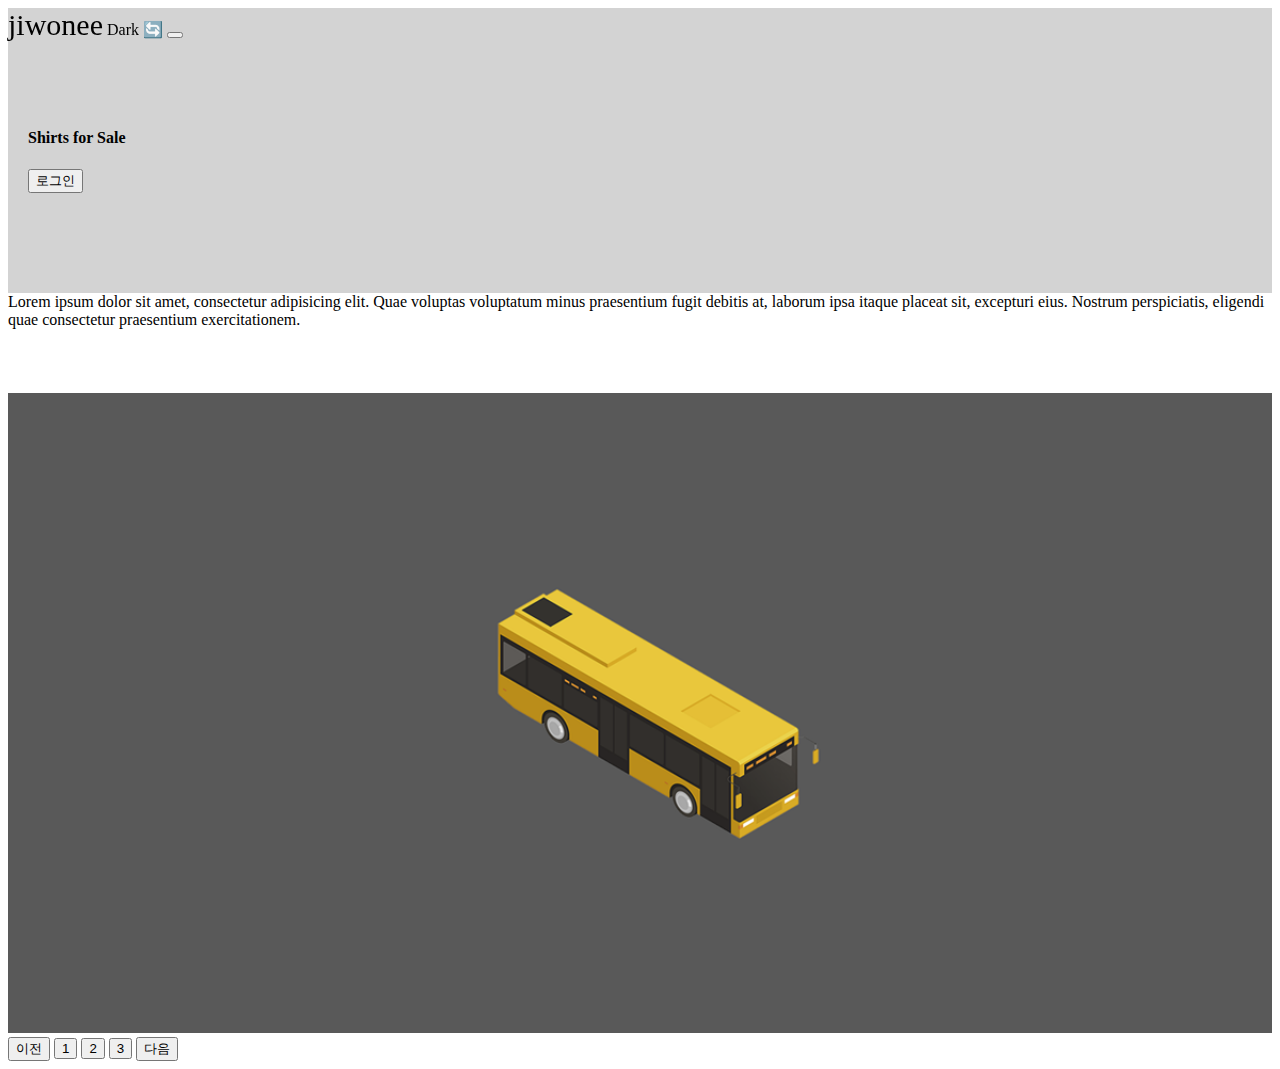
<file: index.html>
<!DOCTYPE html>
<html lang="en">
  <head>
    <meta charset="utf-8" />
    <meta name="viewport" content="width=device-width, initial-scale=1" />
    <title>Bootstrap demo</title>
    <link
      href="https://cdn.jsdelivr.net/npm/bootstrap@5.3.1/dist/css/bootstrap.min.css"
      rel="stylesheet"
      integrity="sha384-4bw+/aepP/YC94hEpVNVgiZdgIC5+VKNBQNGCHeKRQN+PtmoHDEXuppvnDJzQIu9"
      crossorigin="anonymous"
    />
    <link href="main.css" rel="stylesheet" />
    <script
      src="https://cdnjs.cloudflare.com/ajax/libs/jquery/3.6.0/jquery.min.js"
      integrity="sha512-894YE6QWD5I59HgZOGReFYm4dnWc1Qt5NtvYSaNcOP+u1T9qYdvdihz0PPSiiqn/+/3e7Jo4EaG7TubfWGUrMQ=="
      crossorigin="anonymous"
      referrerpolicy="no-referrer"
    ></script>
  </head>
  <body>
    <div style="width: 100%">
      <div class="black-bg">
        <div class="white-bg">
          <h4>로그인하세요</h4>

          <form action="success.html">
            <div class="my-3">
              <input type="text" id="email" class="form-control" />
            </div>
            <div class="my-3">
              <input type="password" id="pw" class="form-control" />
              <p class="textholder">6자리 이상 입력하세요</p>
            </div>
            <button type="submit" id="submit" class="btn btn-primary">
              전송
            </button>
            <button type="button" class="btn btn-danger" id="close">
              닫기
            </button>
          </form>
        </div>
      </div>

      <nav class="navbar navbar-light bg-light">
        <div class="container-fluid">
          <span class="navbar-brand">jiwonee</span>
          <span class="badge ms-auto mx-3 bg-dark">Dark 🔄</span>
          <button class="navbar-toggler" type="button">
            <span class="navbar-toggler-icon"></span>
          </button>
        </div>
        <div
          class="progress-bar"
          style="width: 100%; height: 3px; background: gray; display: none"
        ></div>
      </nav>

      <div class="main-bg">
        <h4>Shirts for Sale</h4>
        <button id="login" class="btn btn-danger">로그인</button>
      </div>
      <div class="lorem" style="width: 100%; height: 100px; overflow-y: scroll">
        Lorem ipsum dolor sit amet, consectetur adipisicing elit. Quae voluptas
        voluptatum minus praesentium fugit debitis at, laborum ipsa itaque
        placeat sit, excepturi eius. Nostrum perspiciatis, eligendi quae
        consectetur praesentium exercitationem.
      </div>

      <ul class="list-group">
        <li class="list-group-item">An item</li>
        <li class="list-group-item">A second item</li>
        <li class="list-group-item">A third item</li>
        <li class="list-group-item">A fourth item</li>
        <li class="list-group-item">And a fifth one</li>
      </ul>

      <!-- <div class="alert alert-danger">
        <span id="time">5</span> 이내 구매시 사은품 증정
      </div> -->
      <div style="overflow: hidden">
        <div class="slide-container">
          <div class="slide-box">
            <img src="car1.png" draggable="false" />
          </div>
          <div class="slide-box">
            <img src="car2.png" />
          </div>
          <div class="slide-box">
            <img src="car3.png" />
          </div>
        </div>
      </div>
      <button class="prev">이전</button>
      <button class="slide-1">1</button>
      <button class="slide-2">2</button>
      <button class="slide-3">3</button>
      <button class="next">다음</button>
    </div>
    <script>
      let isClick = false;
      let startpoint = 0;
      let moving = 0;
      $(".slide-box")
        .eq(0)
        .on("mousedown", function (e) {
          startpoint = e.clientX;

          isClick = true;
        });
      $(".slide-box")
        .eq(0)
        .on("mousemove", function (e) {
          if (isClick) {
            moving = startpoint - e.clientX;
            $(".slide-container").css("transform", `translateX(-${moving}px)`);
          }
        });
      $(".slide-box")
        .eq(0)
        .on("mouseup", function () {
          isClick = false;
          if (moving >= 100) {
            $(".slide-container")
              .css("transform", `translateX(-100vw)`)
              .css("transition", "all 1s");
          } else {
            $(".slide-container")
              .css("transform", `translateX(0)`)
              .css("transition", "all 1s");
          }
          setTimeout(() => {
            $(".slide-container").css("transition", "none");
          }, 1000);
        });

      $(".black-bg").on("click", function (e) {
        if (e.target == $(".black-bg")[0]) {
          $(".black-bg").removeClass("show-modal");
        }
      });

      //진행바 스크롤
      $(window).on("scroll", function () {
        $(".progress-bar").css("display", "block");
        let scrollTop = $(window).scrollTop();
        let windowHeight = $(window).height(); // 내가 보이는 화면의 높이
        let documentHeight = $(document).height(); // 전체 페이지의 높이
        // 스크롤 위치에 따라 진행바의 너비를 계산
        let scrollPercentage =
          (scrollTop / (documentHeight - windowHeight)) * 100;

        // 진행바의 너비 설정
        $(".progress-bar").css("width", scrollPercentage + "%");
      });

      // 회원약관 스크롤
      let isAlertShown = false;

      $(".lorem").on("scroll", function () {
        let myscroll = document.querySelector(".lorem").scrollTop;
        let height = document.querySelector(".lorem").scrollHeight;
        let realheight = document.querySelector(".lorem").clientHeight;

        // div의 스크롤바 내린 양 == div의 실제 높이
        if (myscroll + realheight > height - 10 && !isAlertShown) {
          alert("다읽음 ");
          isAlertShown = true;
        } else if (myscroll + realheight < height) {
          isAlertShown = false;
        }
      });

      // $(window).on('scroll',function(){
      //     console.log($(window).scrollTop())
      // })

      $(window).on("scroll", function () {
        if ($(window).scrollTop() >= 100) {
          $(".navbar-brand").css("fontSize", "20px");
        } else {
          $(".navbar-brand").css("fontSize", "25px");
        }
      });

      // 캐러셀
      let counts = 0;
      $(".slide-1").on("click", function () {
        $(".slide-container").css("transform", "translateX(0vw)");
      });
      $(".slide-2").on("click", function () {
        counts = 1;
        $(".slide-container").css("transform", "translateX(-100vw)");
      });
      $(".slide-3").on("click", function () {
        counts = 2;
        $(".slide-container").css("transform", "translateX(-200vw)");
      });

      $(".next").on("click", function () {
        console.log(counts);
        counts++;
        $(".slide-container").css("transform", `translateX(-${counts}00vw)`);
      });
      $(".prev").on("click", function () {
        console.log(counts);
        counts--;
        $(".slide-container").css("transform", `translateX(-${counts}00vw)`);
      });

      // 5초 후 창 사라지도록하기 , 실시간으로 초 변경
      let time = 5;
      setInterval(function () {
        if (time > 0) {
          time--;
          $("#time").html(time);
        }
        if (time == 0) {
          $(".alert").hide();
        }
      }, 1000);

      //x초후 코드 실행
      // setTimeout(function(){
      //     $('.alert').hide()}
      //     ,5000)

      //다크모드 버튼 구현

      let count = 0;

      $(".badge").on("click", function () {
        count++;
        $("body").toggleClass("dark");
      });

      // 비밀번호 6자리 이상인지 검사
      document.getElementById("pw").addEventListener("input", function () {
        const password = $("#pw").val();
        const textholder = $(".textholder");

        if (password === "" || password.length > 6) {
          textholder.hide();
        } else if (password.length < 6) {
          textholder.show();
        }
      });

      // input 공백 검사
      $("#submit").on("click", function (e) {
        let emailInput = $("#email").val();
        let pwInput = $("#pw").val();
        console.log(emailInput);
        if (emailInput === "") {
          alert("아이디를 입력하세요");
          e.preventDefault();
        } else if (pwInput === "") {
          alert("비밀번호를 입력하세요");
          e.preventDefault();
        } else if (pwInput.length < 6) {
          alert("비밀번호를 6자리 이상 입력하세요");
          e.preventDefault();
        }
      });
      //형식 검사
      $("form").on("submit", function (e) {
        let emailInput = $("#email").val();
        let pwInput = $("#pw").val();
        if (!/\S+@\S+\.\S+/.test(emailInput)) {
          alert("이메일 형식을 올바르게 입력하세요");
          e.preventDefault();
        } else if (/[A-Z]/.test(pwInput)) {
          alert("대문자를 입력하지 마세요");
          e.preventDefault();
        }
      });

      // 로그인 버튼, 닫기 버튼 구현
      $("#login").on("click", function () {
        $(".black-bg").addClass("show-modal");
      });
      $("#close").on("click", function () {
        $(".black-bg").removeClass("show-modal");
      });

      $(".navbar-toggler").on("click", function () {
        $(".list-group").toggleClass("show");
      });
    </script>
    <script
      src="https://cdn.jsdelivr.net/npm/bootstrap@5.3.1/dist/js/bootstrap.bundle.min.js"
      integrity="sha384-HwwvtgBNo3bZJJLYd8oVXjrBZt8cqVSpeBNS5n7C8IVInixGAoxmnlMuBnhbgrkm"
      crossorigin="anonymous"
    ></script>
  </body>
</html>
</file>
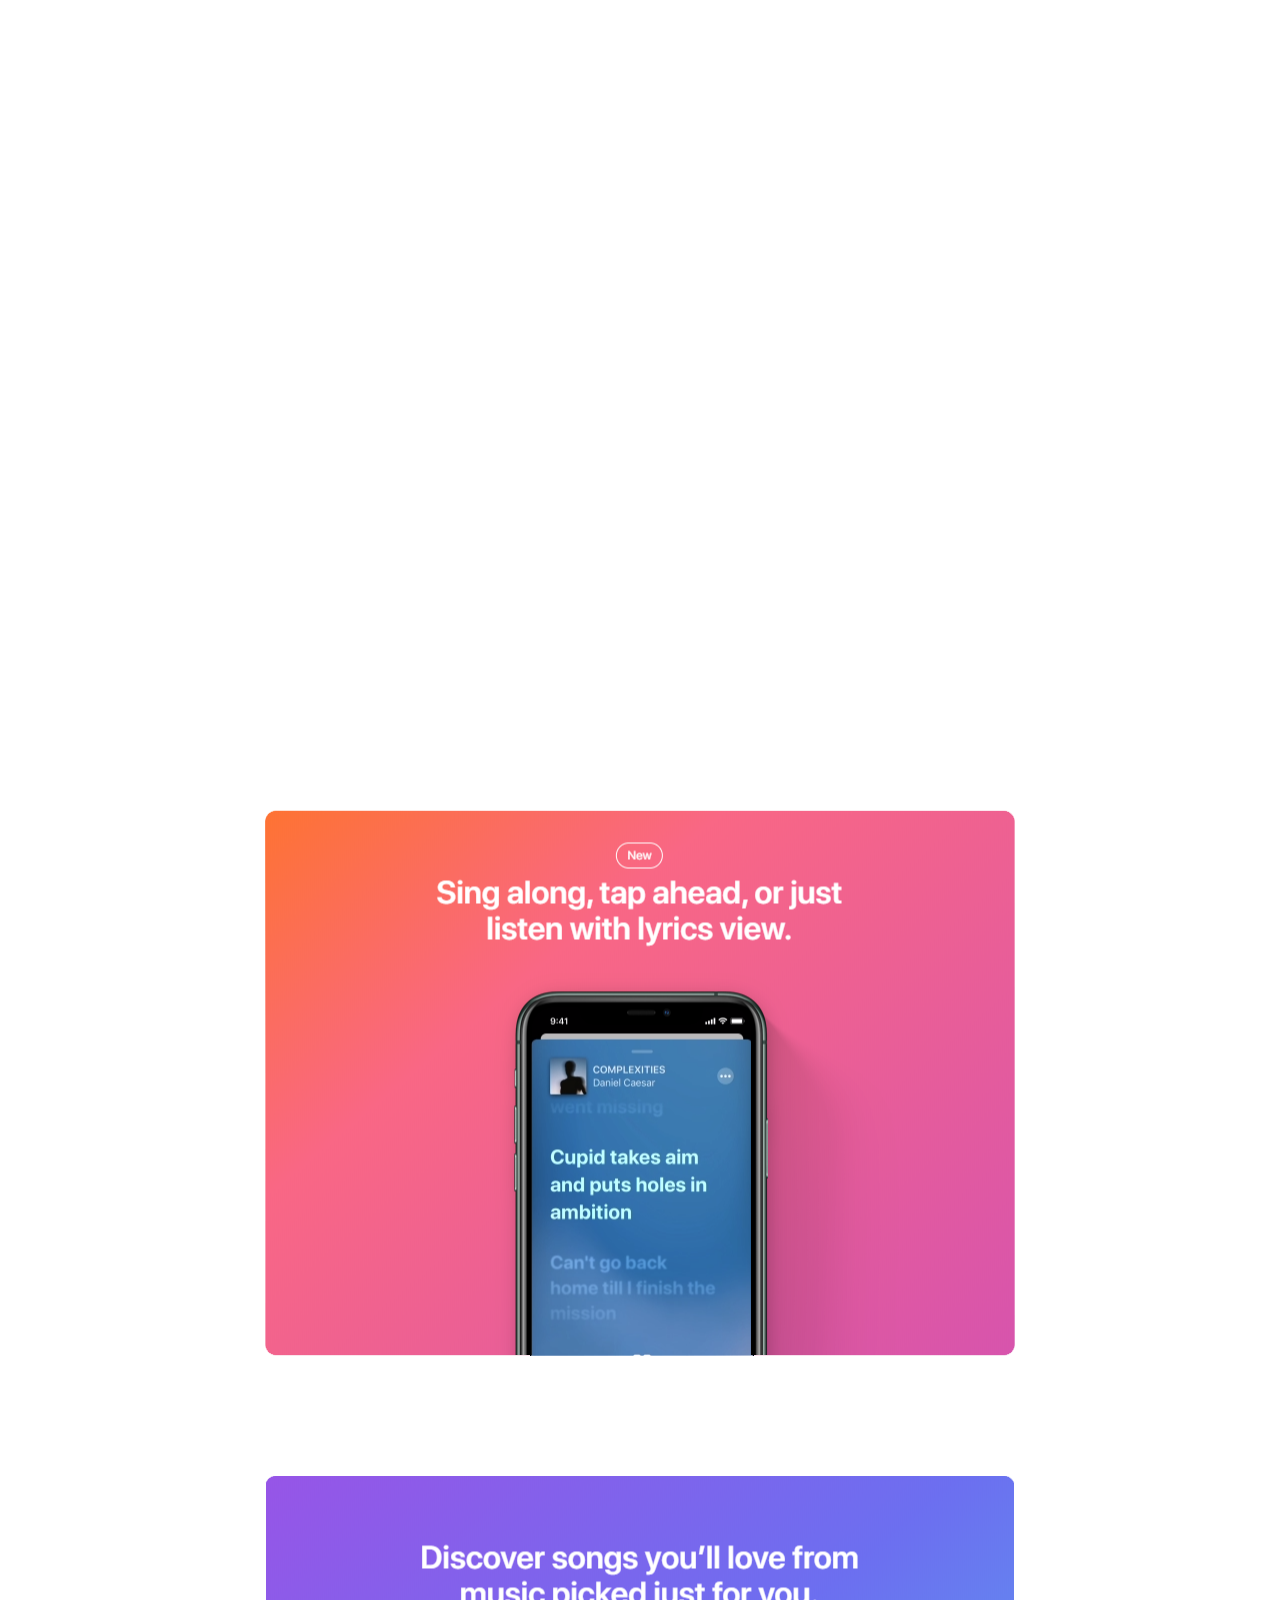
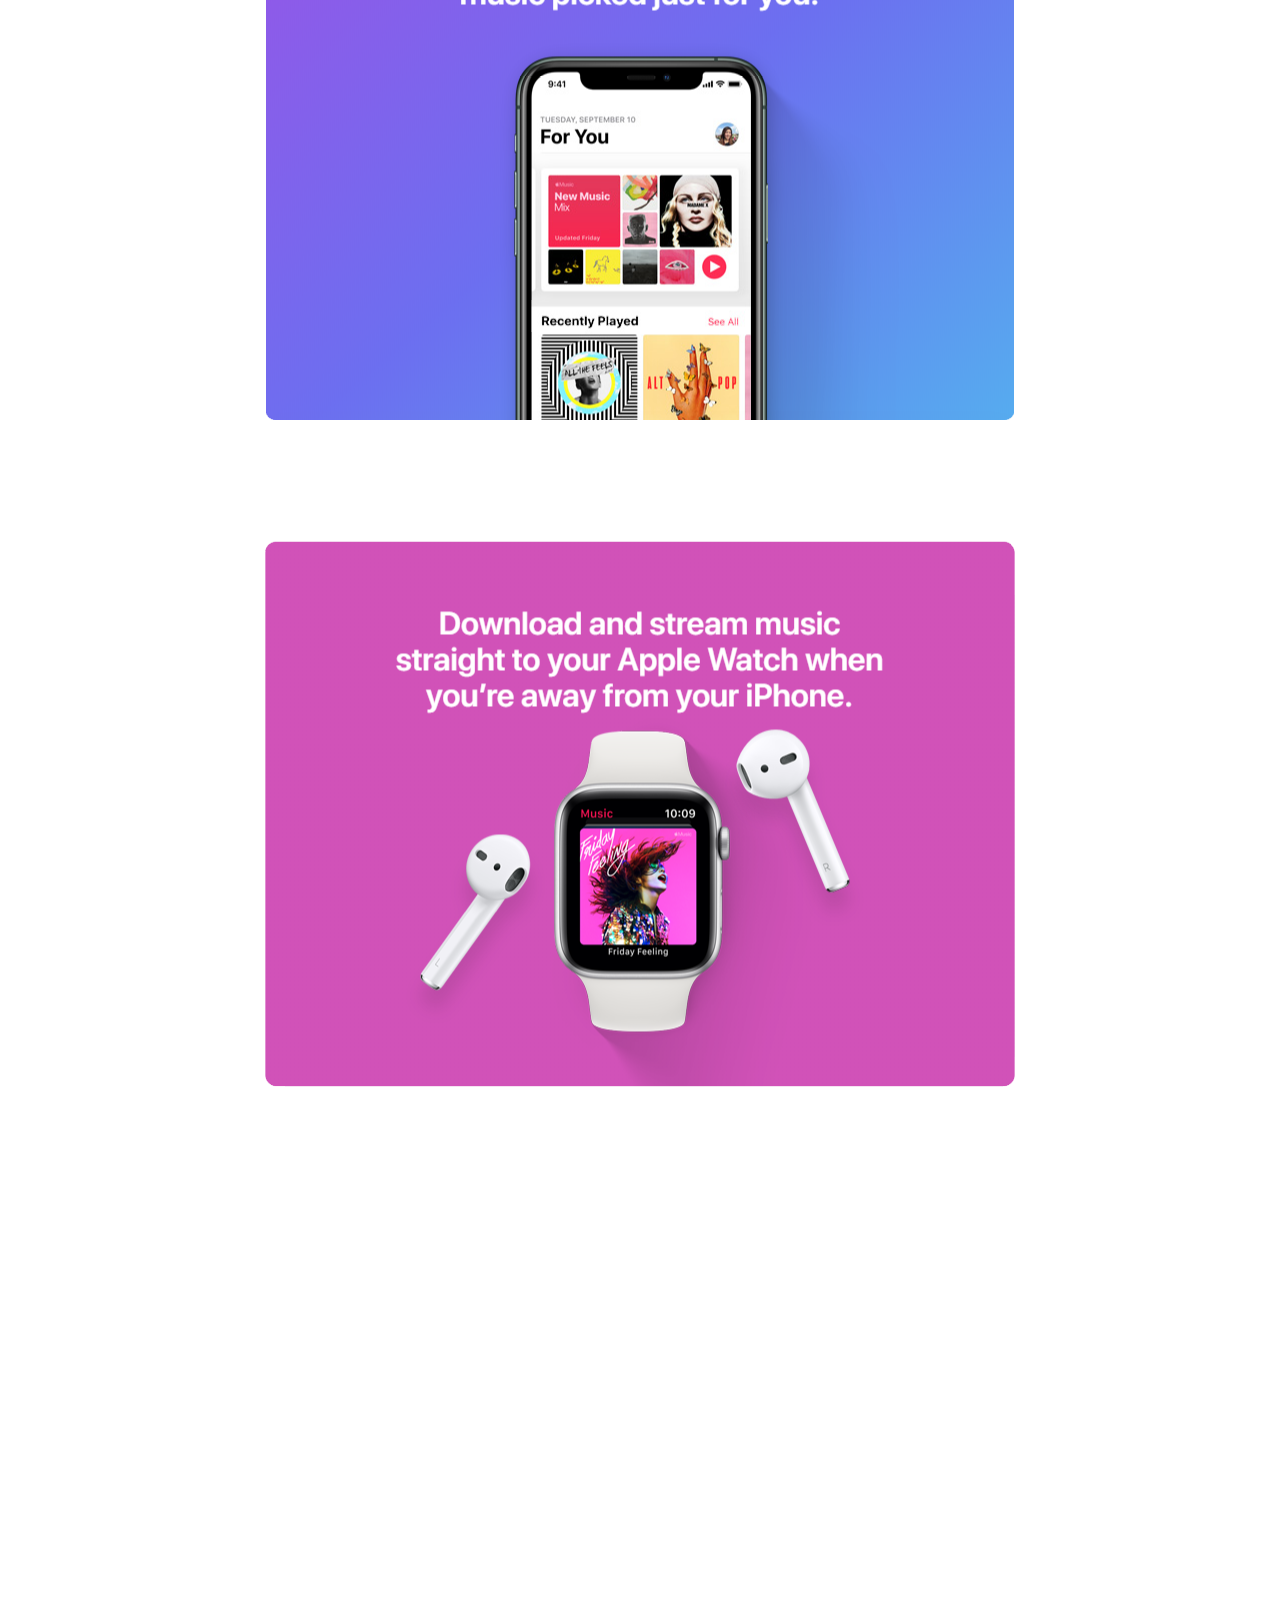
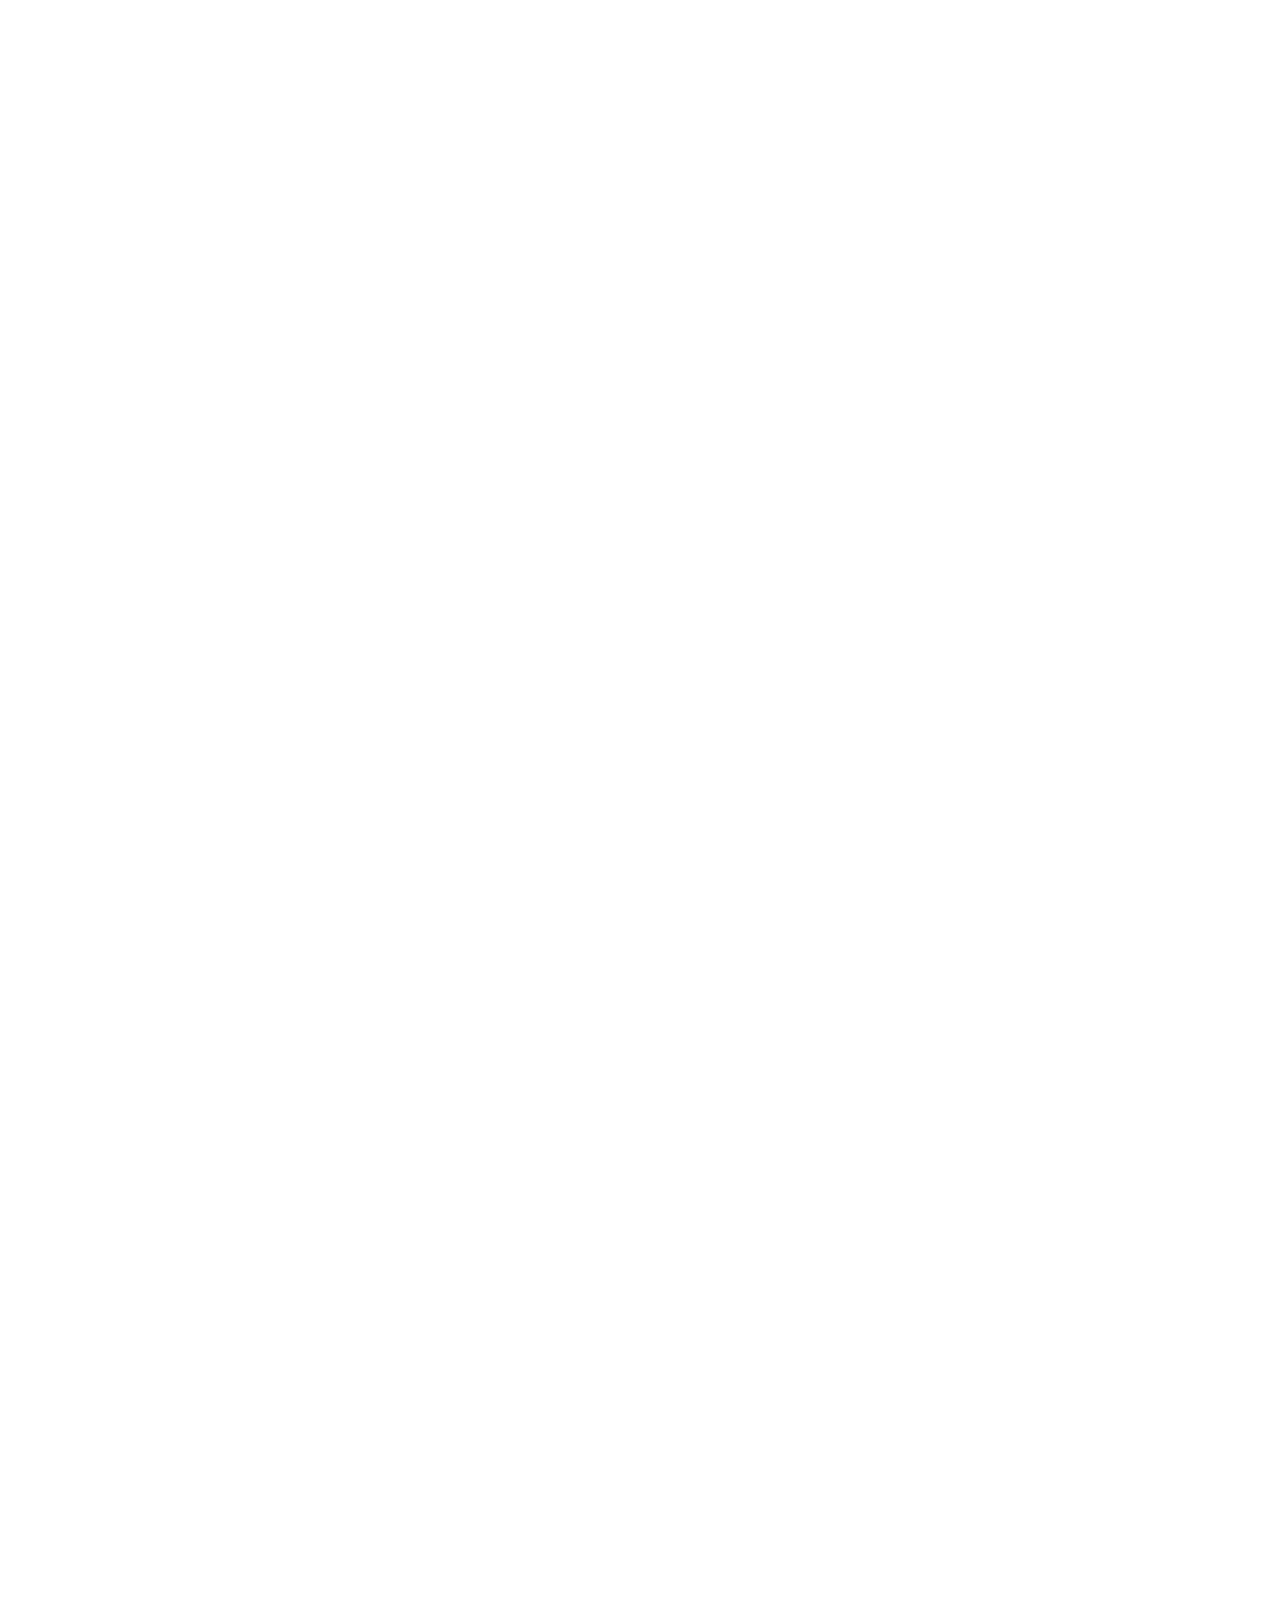
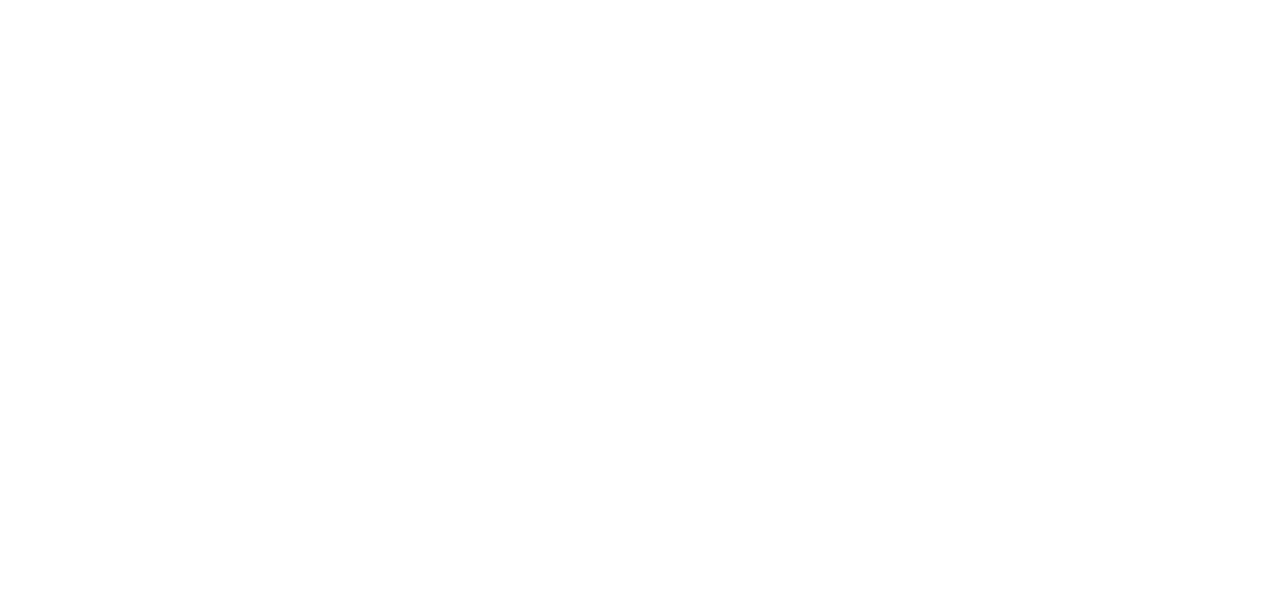
<file: card.html>
<!DOCTYPE html>
<html lang="en">
  <head>
    <meta charset="UTF-8" />
    <meta name="viewport" content="width=device-width, initial-scale=1.0" />
    <title>Document</title>
    <link
      href="https://cdn.jsdelivr.net/npm/bootstrap@5.3.1/dist/css/bootstrap.min.css"
      rel="stylesheet"
      integrity="sha384-4bw+/aepP/YC94hEpVNVgiZdgIC5+VKNBQNGCHeKRQN+PtmoHDEXuppvnDJzQIu9"
      crossorigin="anonymous"
    />
    <link href="card.css" rel="stylesheet" />
    <script
      src="https://cdnjs.cloudflare.com/ajax/libs/jquery/3.6.0/jquery.min.js"
      integrity="sha512-894YE6QWD5I59HgZOGReFYm4dnWc1Qt5NtvYSaNcOP+u1T9qYdvdihz0PPSiiqn/+/3e7Jo4EaG7TubfWGUrMQ=="
      crossorigin="anonymous"
      referrerpolicy="no-referrer"
    ></script>
  </head>
  <body>
    <div
      class="progress-bar"
      style="width: 100%; height: 3px; background: gray; display: none"
    ></div>
    <div class="card-background">
      <div class="card-box">
        <img src="card1.png" />
      </div>
      <div class="card-box">
        <img src="card2.png" />
      </div>
      <div class="card-box">
        <img src="card3.png" />
      </div>
    </div>

    <script>
      $(window).scroll(function () {
        let scrollTop = $(window).scrollTop();
        console.log(scrollTop);
        let startscroll1 = 700;
        let endscroll1 = 1100;
        let startscroll2 = 1100;
        let endscroll2 = 1700;
        let height1 = (scrollTop - startscroll1) / (endscroll1 - startscroll1);
        let height2 = (scrollTop - startscroll2) / (endscroll2 - startscroll2);

        $(".card-box")
          .eq(0)
          .css("opacity", 1 - height1);

        $(".card-box")
          .eq(1)
          .css("opacity", 1 - height2);

        let startscroll3 = 700;
        let endscroll3 = 900;
        let startscroll4 = 1000;
        let endscroll4 = 1600;

        let rescale1 =
          1 + ((scrollTop - startscroll3) * -0.1) / (endscroll3 - startscroll3);
        let rescale2 =
          1 + ((scrollTop - startscroll4) * -0.1) / (endscroll4 - startscroll4);
        if (scrollTop >= 750) {
          $(".card-box").eq(0).css("transform", `scale( ${rescale1} )`);
        }

        $(".card-box").eq(1).css("transform", `scale( ${rescale2} )`);
      });
      //  615-865 755

      $(window).on("scroll", function () {
        $(".progress-bar").css("display", "block");
        let scrollTop = $(window).scrollTop();
        let windowHeight = $(window).height(); // 내가 보이는 화면의 높이
        let documentHeight = $(document).height(); // 전체 페이지의 높이
        //console.log(scrollTop / (documentHeight - windowHeight));
        // 스크롤 위치에 따라 진행바의 너비를 계산
        let scrollPercentage =
          (scrollTop / (documentHeight - windowHeight)) * 100;
        // 진행바의 너비 설정
        $(".progress-bar").css("width", scrollPercentage + "%");
      });
    </script>
  </body>
</html>
</file>
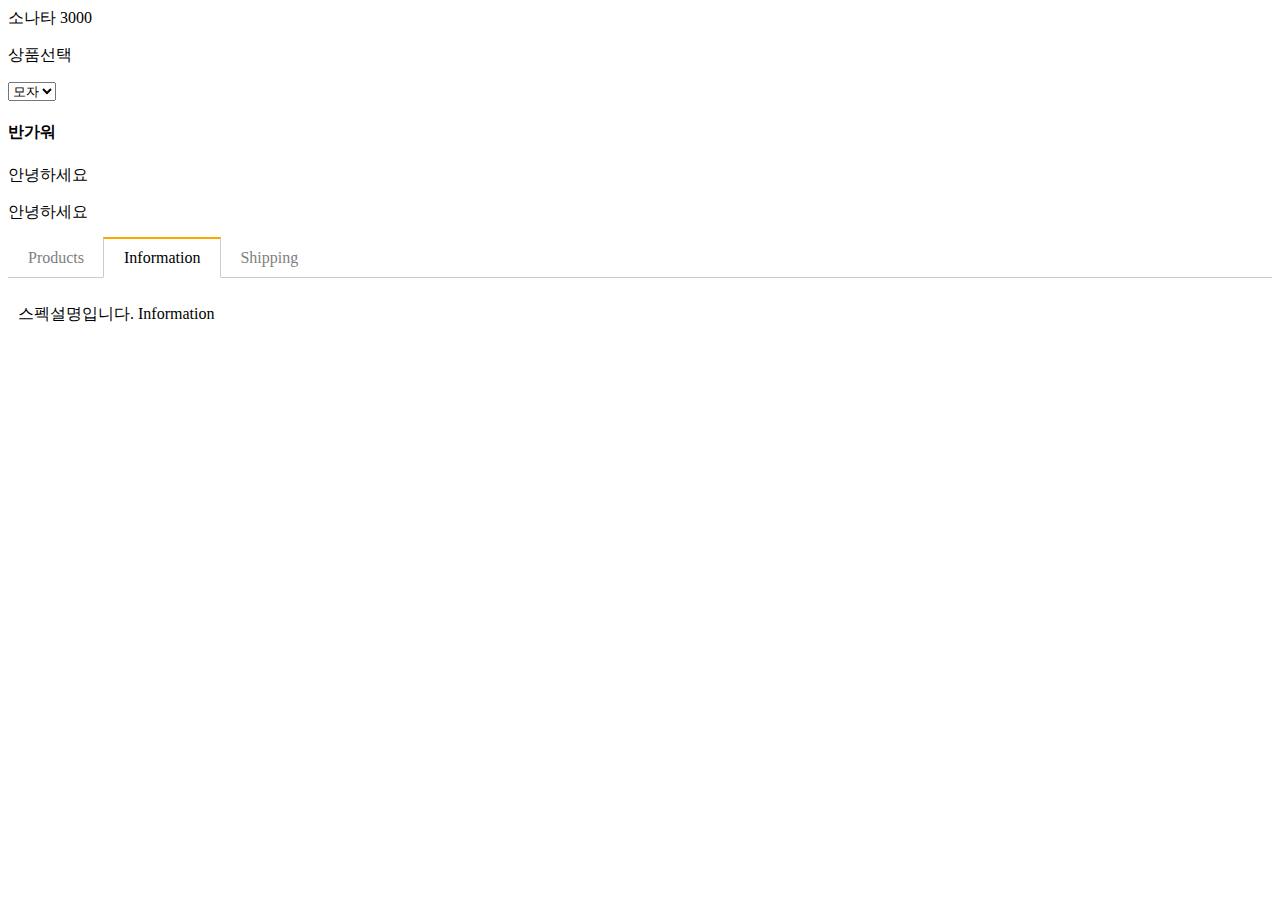
<file: detail.html>
<!DOCTYPE html>
<html lang="en">
  <head>
    <meta charset="utf-8" />
    <meta name="viewport" content="width=device-width, initial-scale=1" />
    <title>Bootstrap demo</title>
    <link
      href="https://cdn.jsdelivr.net/npm/bootstrap@5.3.1/dist/css/bootstrap.min.css"
      rel="stylesheet"
      integrity="sha384-4bw+/aepP/YC94hEpVNVgiZdgIC5+VKNBQNGCHeKRQN+PtmoHDEXuppvnDJzQIu9"
      crossorigin="anonymous"
    />
    <link href="detail.css" rel="stylesheet" />
    <script
      src="https://cdnjs.cloudflare.com/ajax/libs/jquery/3.6.0/jquery.min.js"
      integrity="sha512-894YE6QWD5I59HgZOGReFYm4dnWc1Qt5NtvYSaNcOP+u1T9qYdvdihz0PPSiiqn/+/3e7Jo4EaG7TubfWGUrMQ=="
      crossorigin="anonymous"
      referrerpolicy="no-referrer"
    ></script>
  </head>
  <body>
    <div class="container mt-3">
      <div class="card p-3">
        <span class="name">상품명</span>
        <span class="price">가격</span>
      </div>
    </div>
    <form class="container my-5 form-group">
      <p>상품선택</p>
      <select class="form-select mt-2">
        <option>모자</option>
        <option>셔츠</option>
        <option>바지</option>
      </select>
      <select class="form-select mt-2 form-hide">
        <option>95</option>
        <option>100</option>
      </select>
    </form>

    <div id="test">
      <h4>반가워</h4>
    </div>

    <div class="container mt-5">
      <ul class="list">
        <li class="tab-button">Products</li>
        <li class="tab-button orange">Information</li>
        <li class="tab-button">Shipping</li>
      </ul>
      <div class="tab-content">
        <p>상품설명입니다. Product</p>
      </div>
      <div class="tab-content show">
        <p>스펙설명입니다. Information</p>
      </div>
      <div class="tab-content">
        <p>배송정보입니다. Shipping</p>
      </div>
    </div>
    <script src="tab.js"></script>

    <script
      src="https://cdn.jsdelivr.net/npm/bootstrap@5.3.1/dist/js/bootstrap.bundle.min.js"
      integrity="sha384-HwwvtgBNo3bZJJLYd8oVXjrBZt8cqVSpeBNS5n7C8IVInixGAoxmnlMuBnhbgrkm"
      crossorigin="anonymous"
    ></script>
  </body>
</html>
</file>
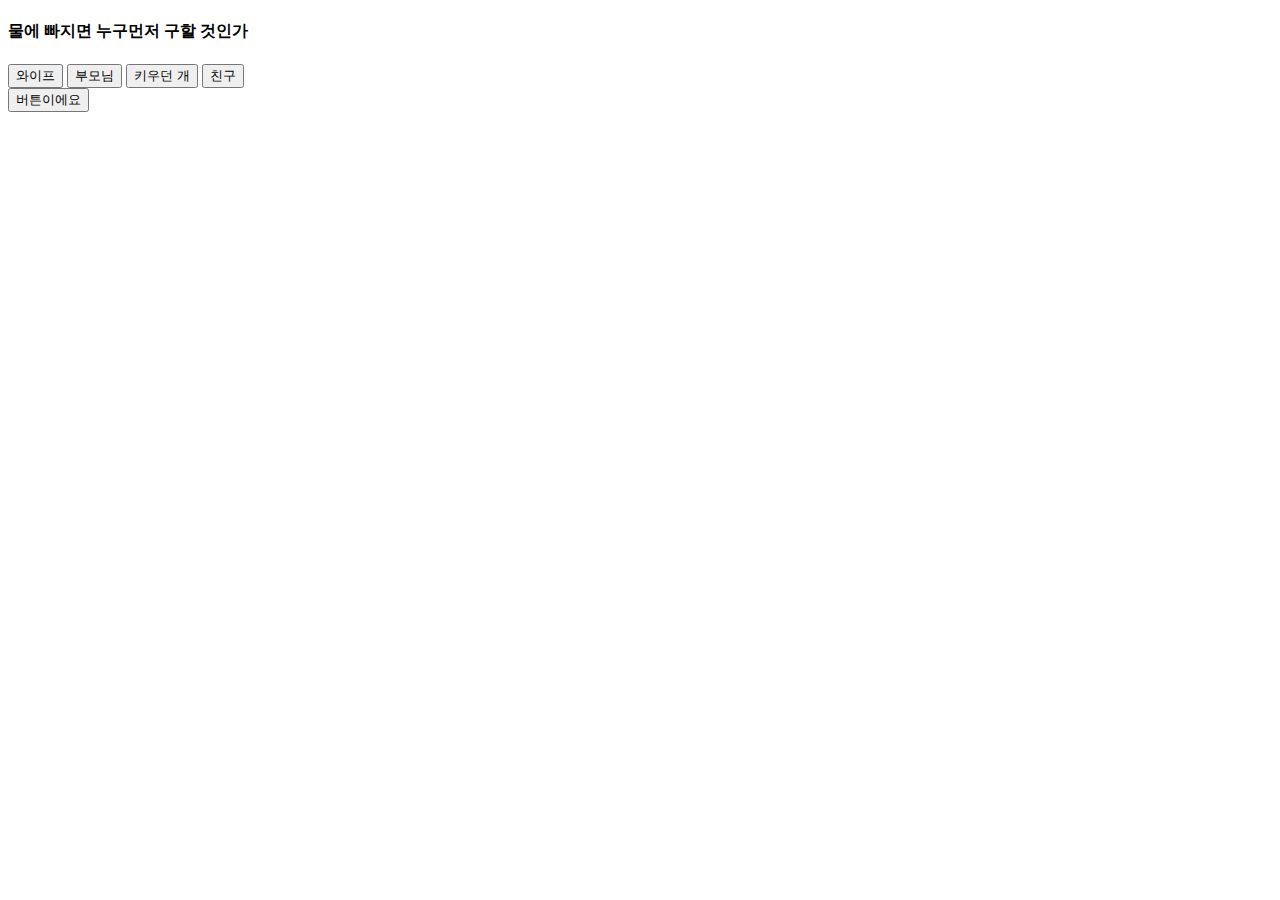
<file: game.html>
<!DOCTYPE html>
<html lang="en">
  <head>
    <meta charset="UTF-8" />
    <meta name="viewport" content="width=device-width, initial-scale=1.0" />
    <title>Document</title>
  </head>
  <body>
    <div id="quiz">
      <h4>물에 빠지면 누구먼저 구할 것인가</h4>
      <button>와이프</button>
      <button>부모님</button>
      <button>키우던 개</button>
      <button>친구</button>
    </div>
    <button id="button">버튼이에요</button>
    <script src="https://code.jquery.com/jquery-3.4.1.min.js"></script>

    <script>
      var student1 = {
        name: "kim",
        age: 15,
        // sayhi() {
        //   console.log("안녕하세요" + this.name + "입니다");
        // },
      };

      //object 생성 기계 = constructor, 생성자
      function cons(name) {
        //this: 새로 생성되는 object를 뜻함 = 인스턴스
        this.name = name;
        this.age = 15;
        this.sayhi = function () {
          console.log("안녕하세요" + this.name + "입니다");
        };
      }

      cons.prototype.gender = "남"; // 부모에 유전자 추가 -> 자식들이 다 물려받음
      var student1 = new cons(); //student1은 상속받음 = 속성을 물려받음

      ///////////////////////////
      var parent = { name: "kim", age: 50 };

      var child = Object.create(parent);
      child.age = 20;

      var childchild = Object.create(child);
      ////////////////////////////

      // var promise = new Promise(function (resolve, reject) {
      //   var math = 1 + 1;
      //   resolve(math);
      // });

      // promise
      //   .then(function (res) {
      //     console.log("성공" + res);
      //   })
      //   .catch(function () {
      //     console.log("실패");
      //   });

      var user = {
        name: "kim",
        //age: { value: 20 },
      };
      console.log(user.age?.value); // 존재하면 .value 출력 없으면 undefined 출력
    </script>
  </body>
</html>
</file>
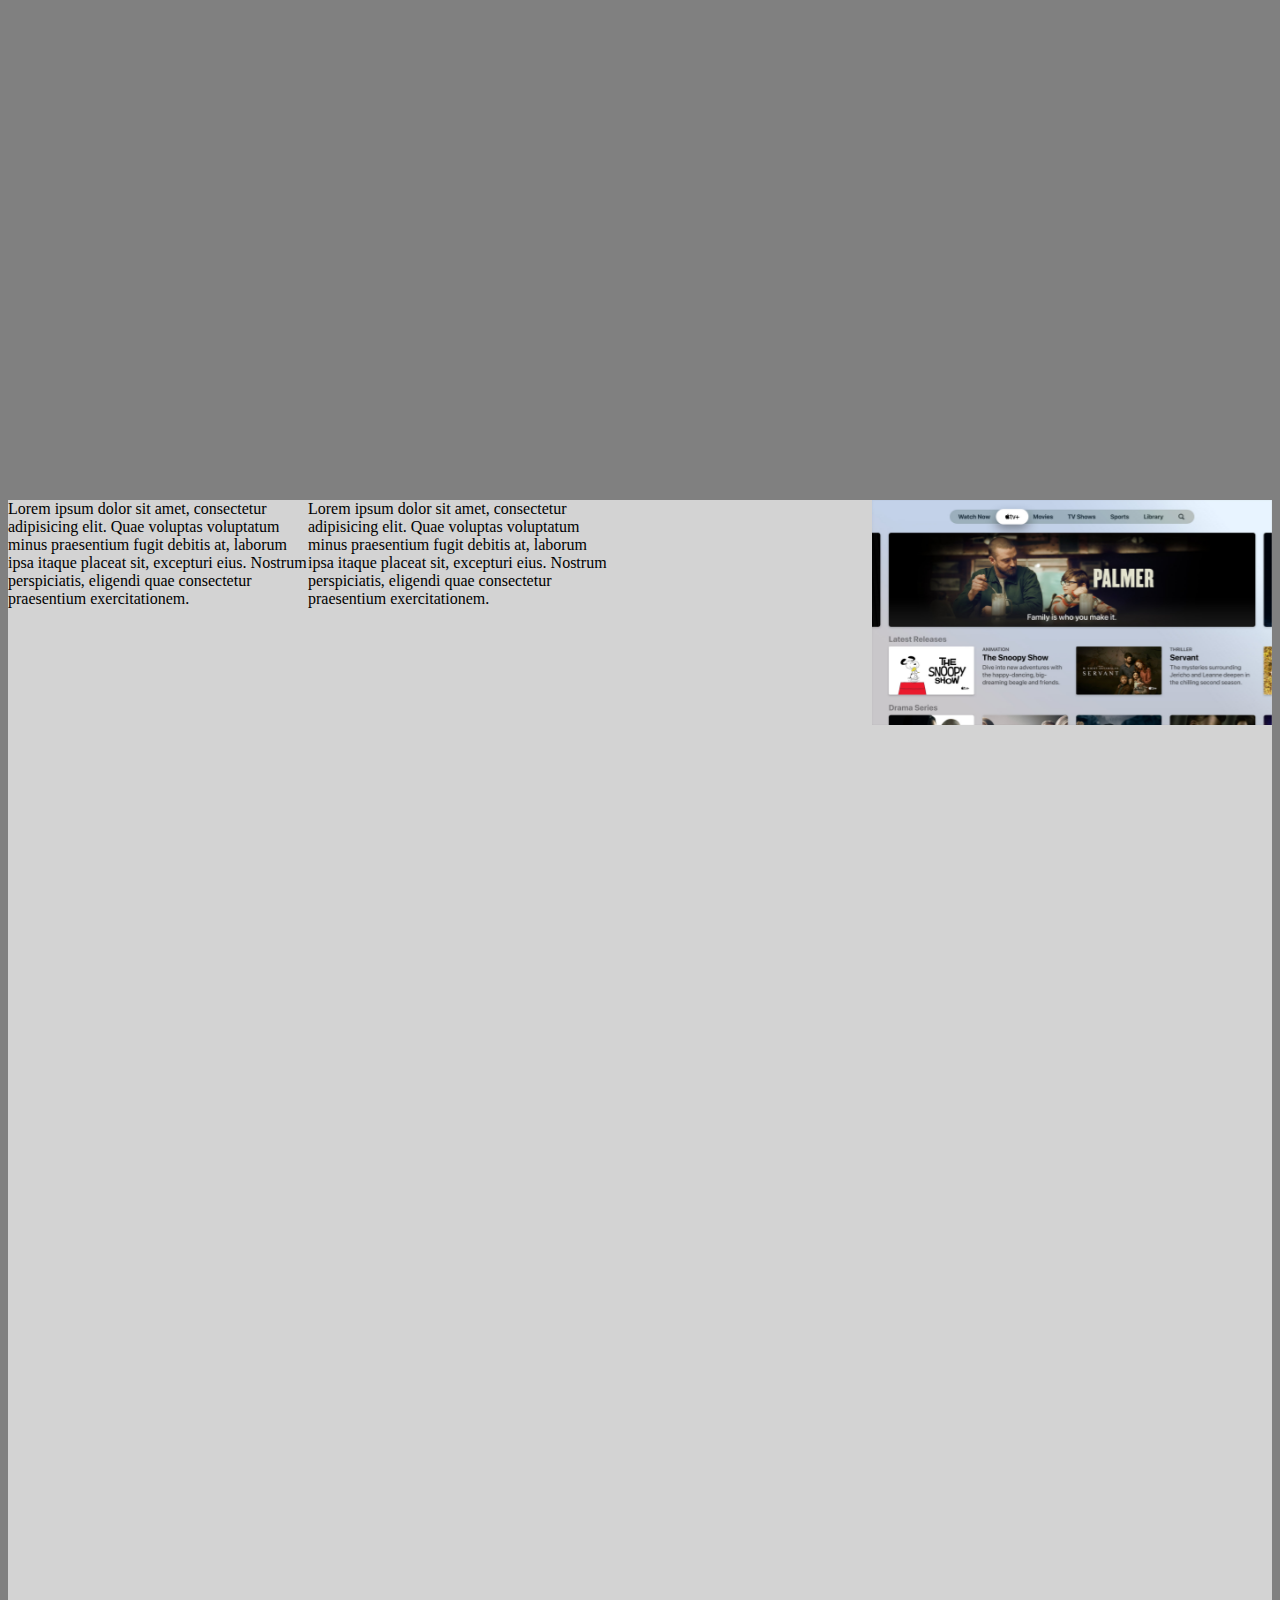
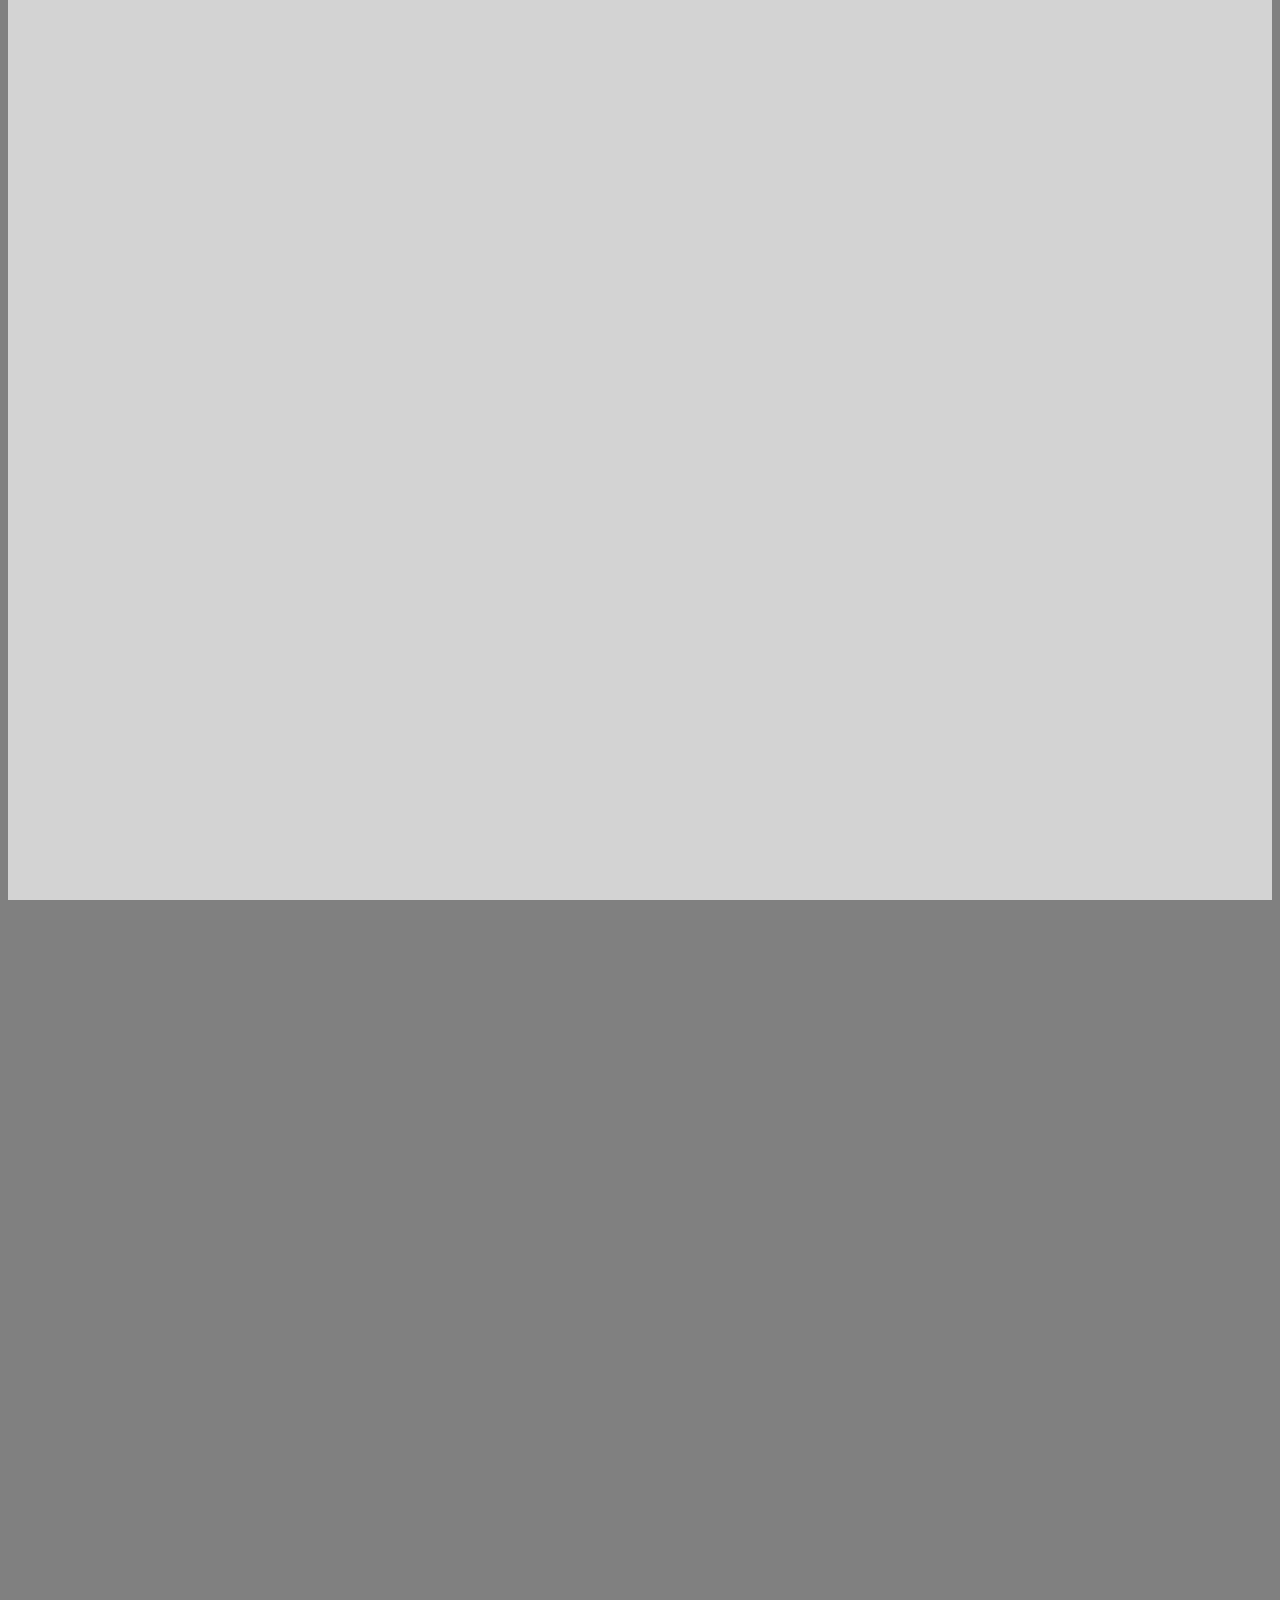
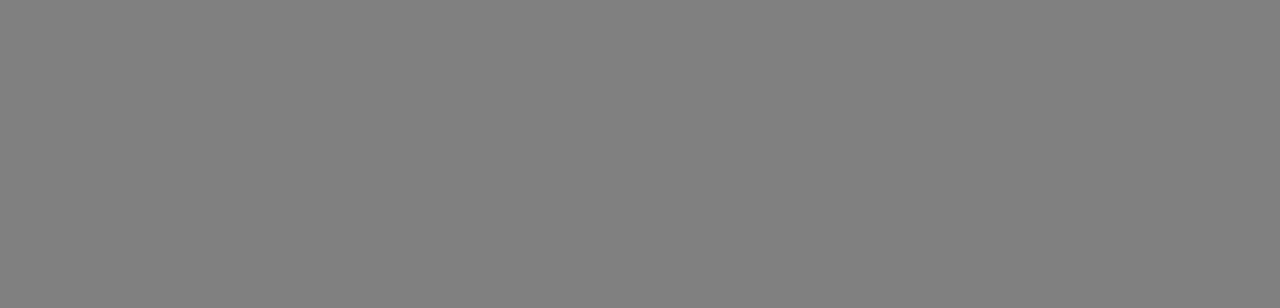
<file: grid.html>
<!DOCTYPE html>
<html lang="en">
  <head>
    <meta charset="UTF-8" />
    <meta name="viewport" content="width=device-width, initial-scale=1.0" />
    <title>Document</title>
    <link href="grid.css" rel="stylesheet" />
    <link
      href="https://cdn.jsdelivr.net/npm/bootstrap@5.3.1/dist/css/bootstrap.min.css"
      rel="stylesheet"
      integrity="sha384-4bw+/aepP/YC94hEpVNVgiZdgIC5+VKNBQNGCHeKRQN+PtmoHDEXuppvnDJzQIu9"
      crossorigin="anonymous"
    />
  </head>
  <body style="background: grey; height: 3000px">
    <div class="grey">
      <div class="image"><img src="appletv.jpg" width="100%" /></div>

      <div class="text my-3 p-3" >
        Lorem ipsum dolor sit amet, consectetur adipisicing elit. Quae voluptas
        voluptatum minus praesentium fugit debitis at, laborum ipsa itaque
        placeat sit, excepturi eius. Nostrum perspiciatis, eligendi quae
        consectetur praesentium exercitationem.
      </div>
      <div class="text my-3 p-3" >
        Lorem ipsum dolor sit amet, consectetur adipisicing elit. Quae voluptas
        voluptatum minus praesentium fugit debitis at, laborum ipsa itaque
        placeat sit, excepturi eius. Nostrum perspiciatis, eligendi quae
        consectetur praesentium exercitationem.
      </div>

  </body>
</html>
</file>
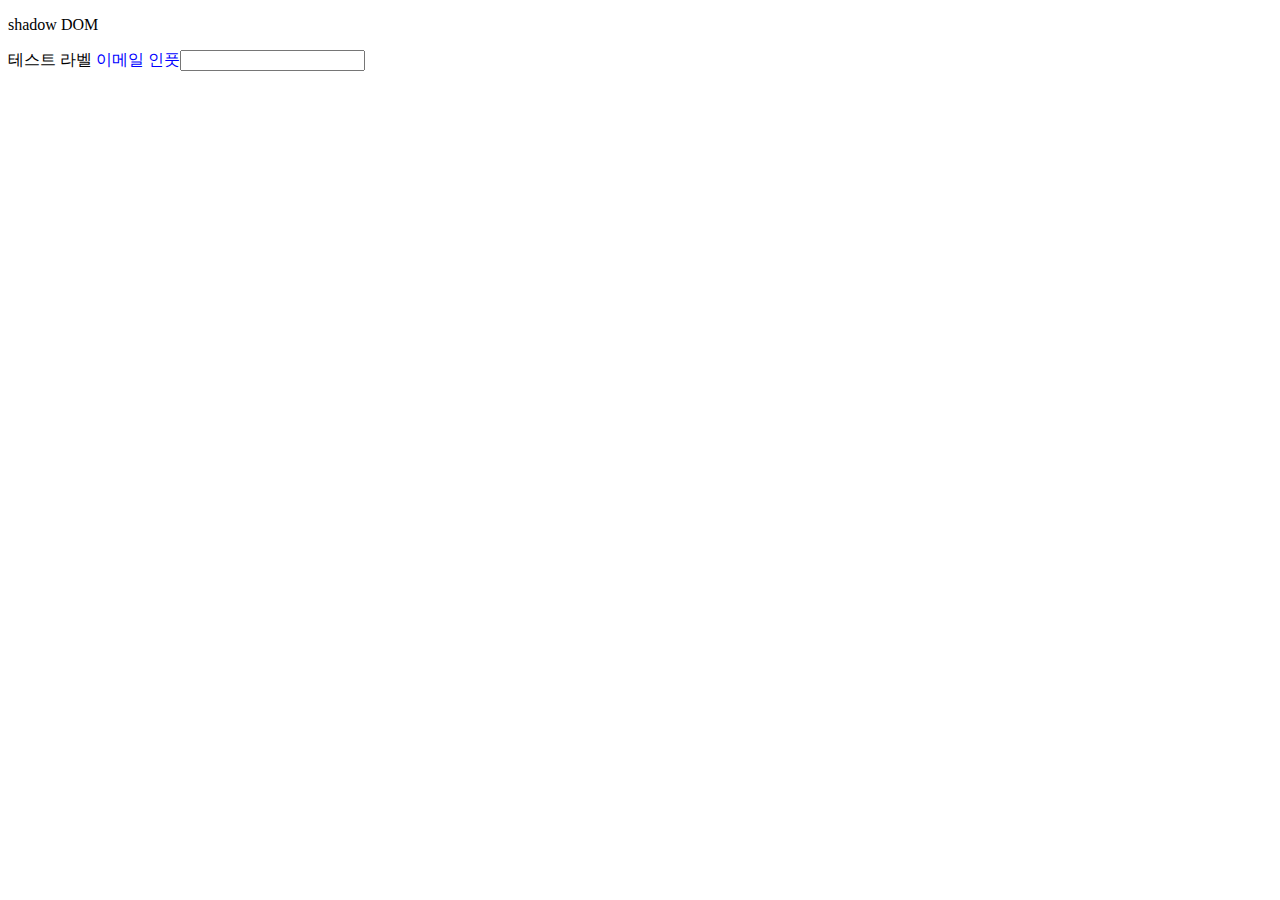
<file: practice.html>
<!DOCTYPE html>
<html lang="en">
  <head>
    <meta charset="UTF-8" />
    <meta name="viewport" content="width=device-width, initial-scale=1.0" />
    <title>Document</title>

    <script src="https://code.jquery.com/jquery-3.4.1.min.js"></script>
    <script
      src="https://cdnjs.cloudflare.com/ajax/libs/jquery/3.6.0/jquery.min.js"
      integrity="sha512-894YE6QWD5I59HgZOGReFYm4dnWc1Qt5NtvYSaNcOP+u1T9qYdvdihz0PPSiiqn/+/3e7Jo4EaG7TubfWGUrMQ=="
      crossorigin="anonymous"
      referrerpolicy="no-referrer"
    ></script>
  </head>
  <body>
    <div id="mordor"></div>
    <label>테스트 라벨</label>
    <custom-input></custom-input>
    <template id="template1">
      <label>이메일 인풋</label><input />
      <style>
        label {
          color: blue;
        }
      </style>
    </template>
    <script>
      let promise = new Promise((resolve, reject) => {
        $("#button").click(() => {
          resolve("성공");
          button();
        });
      });
      async function button() {
        let result = await promise;
        console.log(result);
      }

      //   var products = [
      //     {
      //       name1: "chair",
      //       price1: 7000,
      //     },
      //     {
      //       name2: "sofa",
      //       price: 5000,
      //     },
      //     {
      //       name1: "desk",
      //       price3: 9000,
      //     },
      //   ];

      //   let person = new Map(); //자료의 연관성을 표현하기 위해 사용
      //   person.set("name", "kim");
      //   person.set("age", 20);

      //   person.get("20");

      //   let people = ["john", "tom", "andy", "tom"];
      //   let people2 = new Set(people);
      //   //people2.add("sally");
      //   people = [...people2];

      class classs extends HTMLElement {
        connectedCallback() {
          this.attachShadow({ mode: "open" });

          this.shadowRoot.append(template1.content.cloneNode(true));
          let elem = this.shadowRoot.querySelector("label");
          elem.addEventListener("click", function () {
            console.log("클릭");
          });
        }
        // name 속성이 바뀔 때마다 체크해달란 뜻
        static get observedAttributes() {
          return ["name"];
        }
        attributeChangeCallBack() {
          this.innerHTML = `<label>${name}인풋</label><input>`;
        }
      }
      customElements.define("custom-input", classs);
      document.querySelector("#mordor").attachShadow({ mode: "open" });
      document.querySelector("#mordor").shadowRoot.innerHTML =
        "<p>shadow DOM</p>";
    </script>
  </body>
</html>
</file>
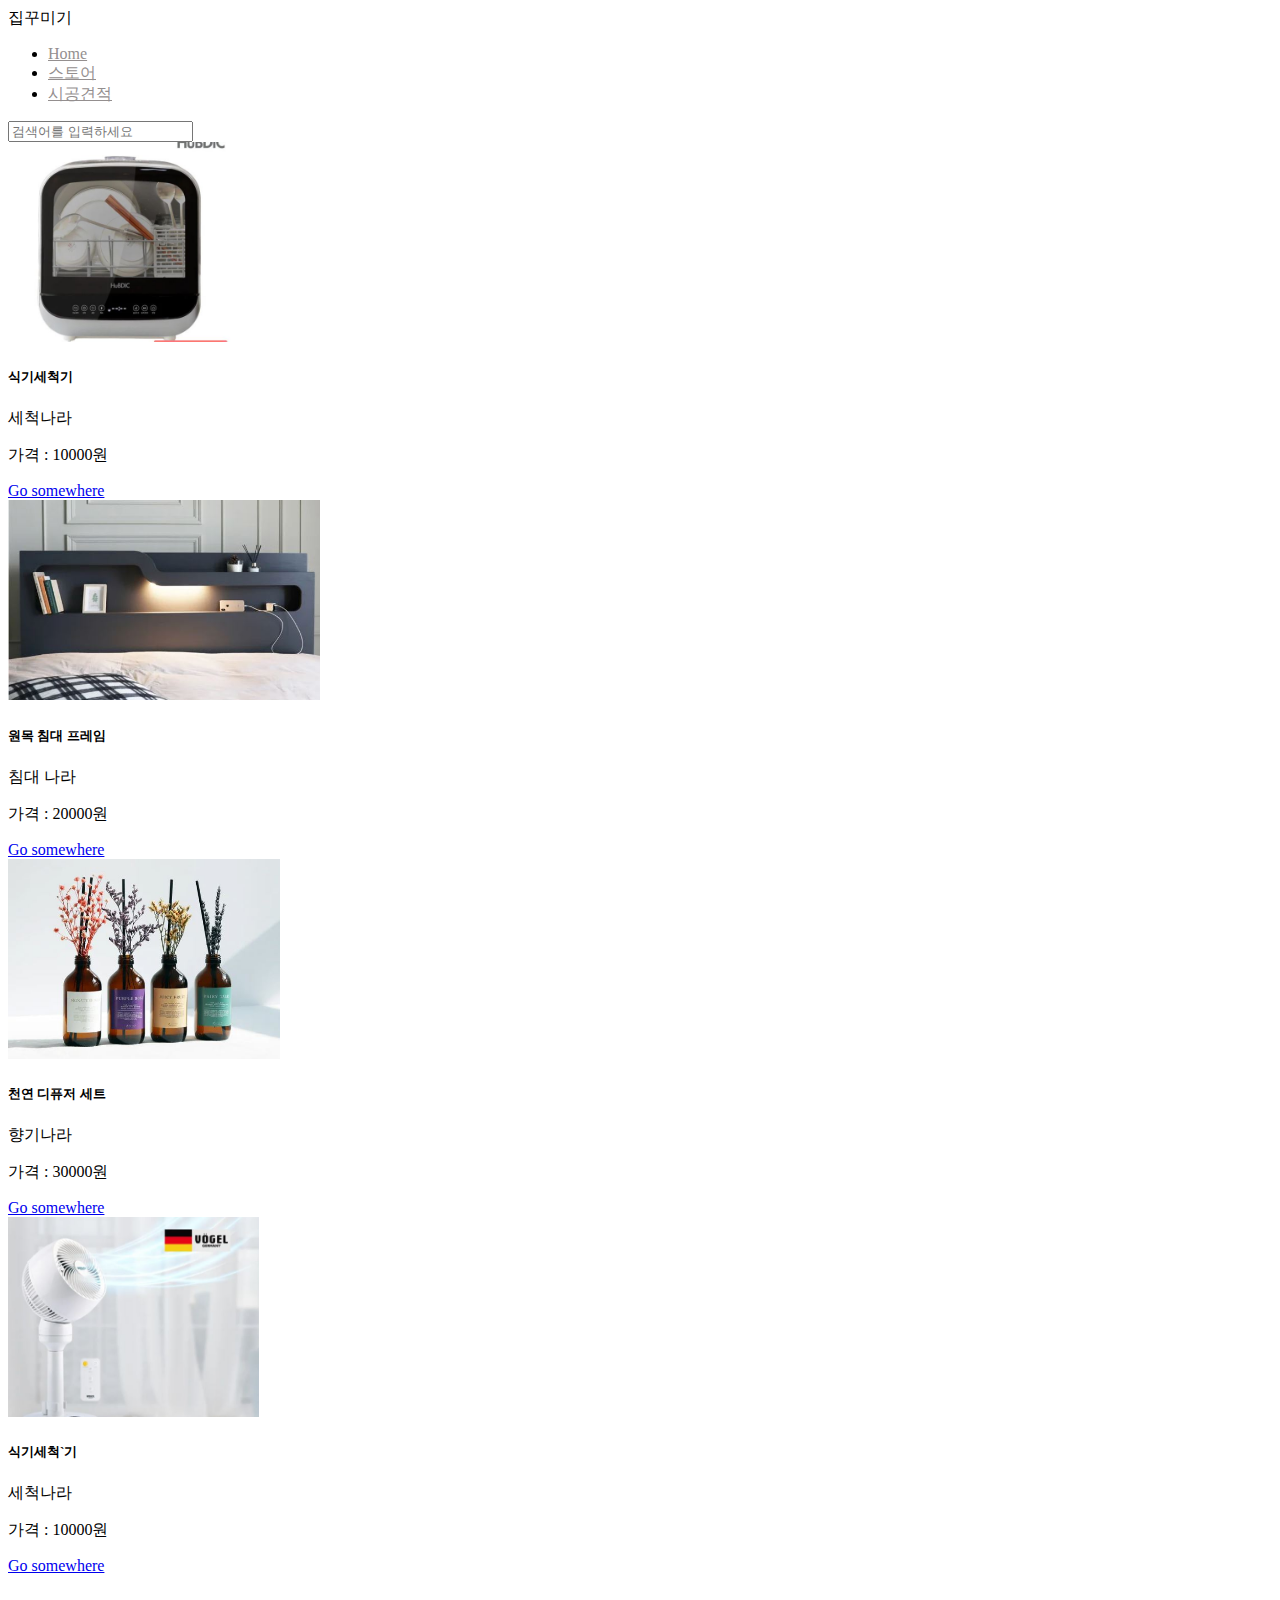
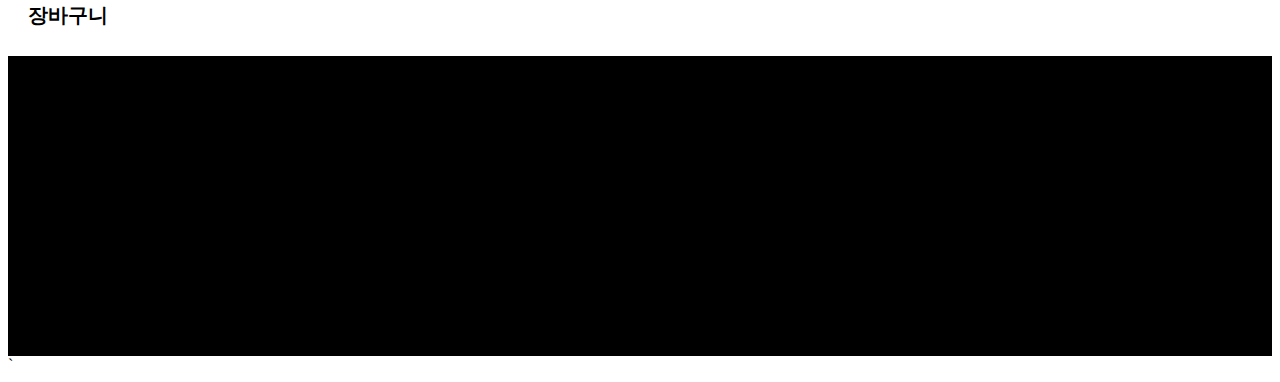
<file: test.html>
<!DOCTYPE html>
<html lang="en">
  <head>
    <meta charset="UTF-8" />
    <meta name="viewport" content="width=device-width, initial-scale=1.0" />
    <title>Document</title>
    <link
      href="https://cdn.jsdelivr.net/npm/bootstrap@5.3.1/dist/css/bootstrap.min.css"
      rel="stylesheet"
      integrity="sha384-4bw+/aepP/YC94hEpVNVgiZdgIC5+VKNBQNGCHeKRQN+PtmoHDEXuppvnDJzQIu9"
      crossorigin="anonymous"
    />
    <link href="test.css" rel="stylesheet" />
    <script
      src="https://cdnjs.cloudflare.com/ajax/libs/jquery/3.6.0/jquery.min.js"
      integrity="sha512-894YE6QWD5I59HgZOGReFYm4dnWc1Qt5NtvYSaNcOP+u1T9qYdvdihz0PPSiiqn/+/3e7Jo4EaG7TubfWGUrMQ=="
      crossorigin="anonymous"
      referrerpolicy="no-referrer"
    ></script>
  </head>
  <body>
    <nav class="navbar navbar-dark bg-dark">
      <div class="container-fluid">
        <div class="row align-items-center">
          <div class="col-auto">
            <span class="navbar-brand">집꾸미기</span>
          </div>
          <div class="col-auto">
            <ul class="nav nav-pills">
              <li class="nav-item">
                <a class="nav-link" href="#scrollspyHeading1">Home</a>
              </li>
              <li class="nav-item">
                <a class="nav-link" href="#scrollspyHeading2">스토어</a>
              </li>
              <li class="nav-item">
                <a class="nav-link" href="#scrollspyHeading3">시공견적</a>
              </li>
            </ul>
          </div>
        </div>
      </div>
      <div
        class="progress-bar"
        style="width: 100%; height: 3px; background: gray; display: none"
      ></div>
    </nav>
    <input class="m-3" placeholder="검색어를 입력하세요" />
    <div class="row row-cols-1 row-cols-md-3 g-4 p-3 mb-3">
      <div class="col">
        <div class="card">
          <img
            src="./pr1.JPG"
            height="200px"
            width="auto"
            class="card-img-top"
            alt="..."
          />
          <div class="card-body">
            <h5 class="card-title">식기세척기</h6>
            <h7 class="card-title">세척나라</h5>
            <p class="card-text">
              가격 : 10000원
            </p>
            <a href="#" class="btn btn-primary">Go somewhere</a>
          </div>
        </div>
      </div>
      <div class="col">
        <div class="card">
          <img
            src="./pr2.jpg"
            height="200px"
            width="auto"
            class="card-img-top"
            alt="..."
          />
          <div class="card-body">
            <h5 class="card-title">원목 침대 프레임</h6>
            <h7 class="card-title">침대 나라</h5>
            <p class="card-text">
              가격 : 20000원
            </p>
            <a href="#" class="btn btn-primary">Go somewhere</a>
          </div>
        </div>
      </div>
      <div class="col">
        <div class="card">
          <img
            src="./pr3.JPG"
            height="200px"
            width="auto"
            class="card-img-top"
            alt="..."
          />
          <div class="card-body">
            <h5 class="card-title">천연 디퓨저 세트</h6>
            <h7 class="card-title">향기나라</h5>
            <p class="card-text">
              가격 : 30000원
            </p>
            <a href="#" class="btn btn-primary">Go somewhere</a>
          </div>
        </div>
      </div>
      <div class="col">
        <div class="card">
          <img
            src="./pr4.JPG"
            height="200px"
            width="auto"
            class="card-img-top"
            alt="..."
          />
          <div class="card-body">
            <h5 class="card-title">식기세척`기</h6>
            <h7 class="card0-title">세척나라</h5>
            <p class="card-text">
              가격 : 10000원
            </p>
            <a href="#" class="btn btn-primary">Go somewhere</a>
          </div>
        </div>
      </div>
    </div>
    <div>
      <h4 class="cart-title mb-3">장바구니</h4>
      <div class="cart m-3"></div>
    </div>

    <script></script>
  </body>
</html>
`
</file>
<file: main.css>
:root {
  scroll-behavior: auto;
}
.list-group {
  display: none;
}

.show {
  display: block;
  overflow-wrap: break-word;
}
.navbar {
  position: fixed;
  width: 100%;
  z-index: 5;
  padding: 0;
}
.navbar-brand {
  font-size: 30px;
  transition: all 1s;
}

.black-bg {
  width: 100%;
  height: 100%;
  position: fixed;
  background: rgba(0, 0, 0, 0.5);
  z-index: 6;
  padding: 30px;
  visibility: hidden;
  opacity: 0;
  transition: all 1s;
}
.white-bg {
  background: white;
  border-radius: 5px;
  padding: 30px;
  z-index: 1;
}
.main-bg {
  padding: 100px 20px;
  background: lightgrey;
  z-index: -1;
}

.show-modal {
  visibility: visible;
  opacity: 1;
}
.textholder {
  display: none;
}

.dark {
  background-color: black;
  color: white;
}

.slide-container {
  width: 300vw;
  /* transition:all 1s; */
}

.slide-box {
  width: 100vw;
  float: left;
}

.slide-box img {
  width: 100%;
}
</file>
<file: card.css>
.card-background {
  height: 3000px;
  margin-top: 800px;
  margin-bottom: 1600px;
}
.card-box img {
  margin: auto;
  display: block;
  max-width: 80%;
  transform: scale(1);
}
.card-box {
  position: sticky;
  top: 200px;
  margin-top: 100px;
}
.progress-bar {
  position: fixed;
  top: 0;
}
</file>
<file: detail.css>
ul.list {
    list-style-type: none;
    margin: 0;
    padding: 0;
    border-bottom: 1px solid #ccc;
  }
  ul.list::after {
    content: '';
    display: block;
    clear: both;
  }
  .tab-button {
    display: block;
    padding: 10px 20px 10px 20px;
    float: left;
    margin-right: -1px;
    margin-bottom: -1px;
    color: grey;
    text-decoration: none;
    cursor: pointer;
  }
  .orange {
    border-top: 2px solid orange;
    border-right: 1px solid #ccc;
    border-bottom: 1px solid white;
    border-left: 1px solid #ccc;
    color: black;
    margin-top: -2px;
  }
  .tab-content {
    display: none;
    padding: 10px;
  }
  .show {
    display: block;
  }

.form-hide{
    display:none;
  }
</file>
<file: grid.css>
.grey {
  background-color: lightgray;
  height: 2000px;
  margin-top: 500px;
}
.image {
  float: right;
  width: 400px;
  position: sticky;
  top: 100px;
}
.text {
  width: 300px;
  float: left;
}
</file>
<file: test.css>
.nav-link {
  color: rgb(148, 143, 143);
}
.nav-link:hover,
.nav-link:focus {
  color: white;
}
.cart {
  background: black;
  height: 300px;
  margin: 0 auto;
}
.cart-title {
  margin-left: 20px;
  font-size: 20px;
}
</file>
